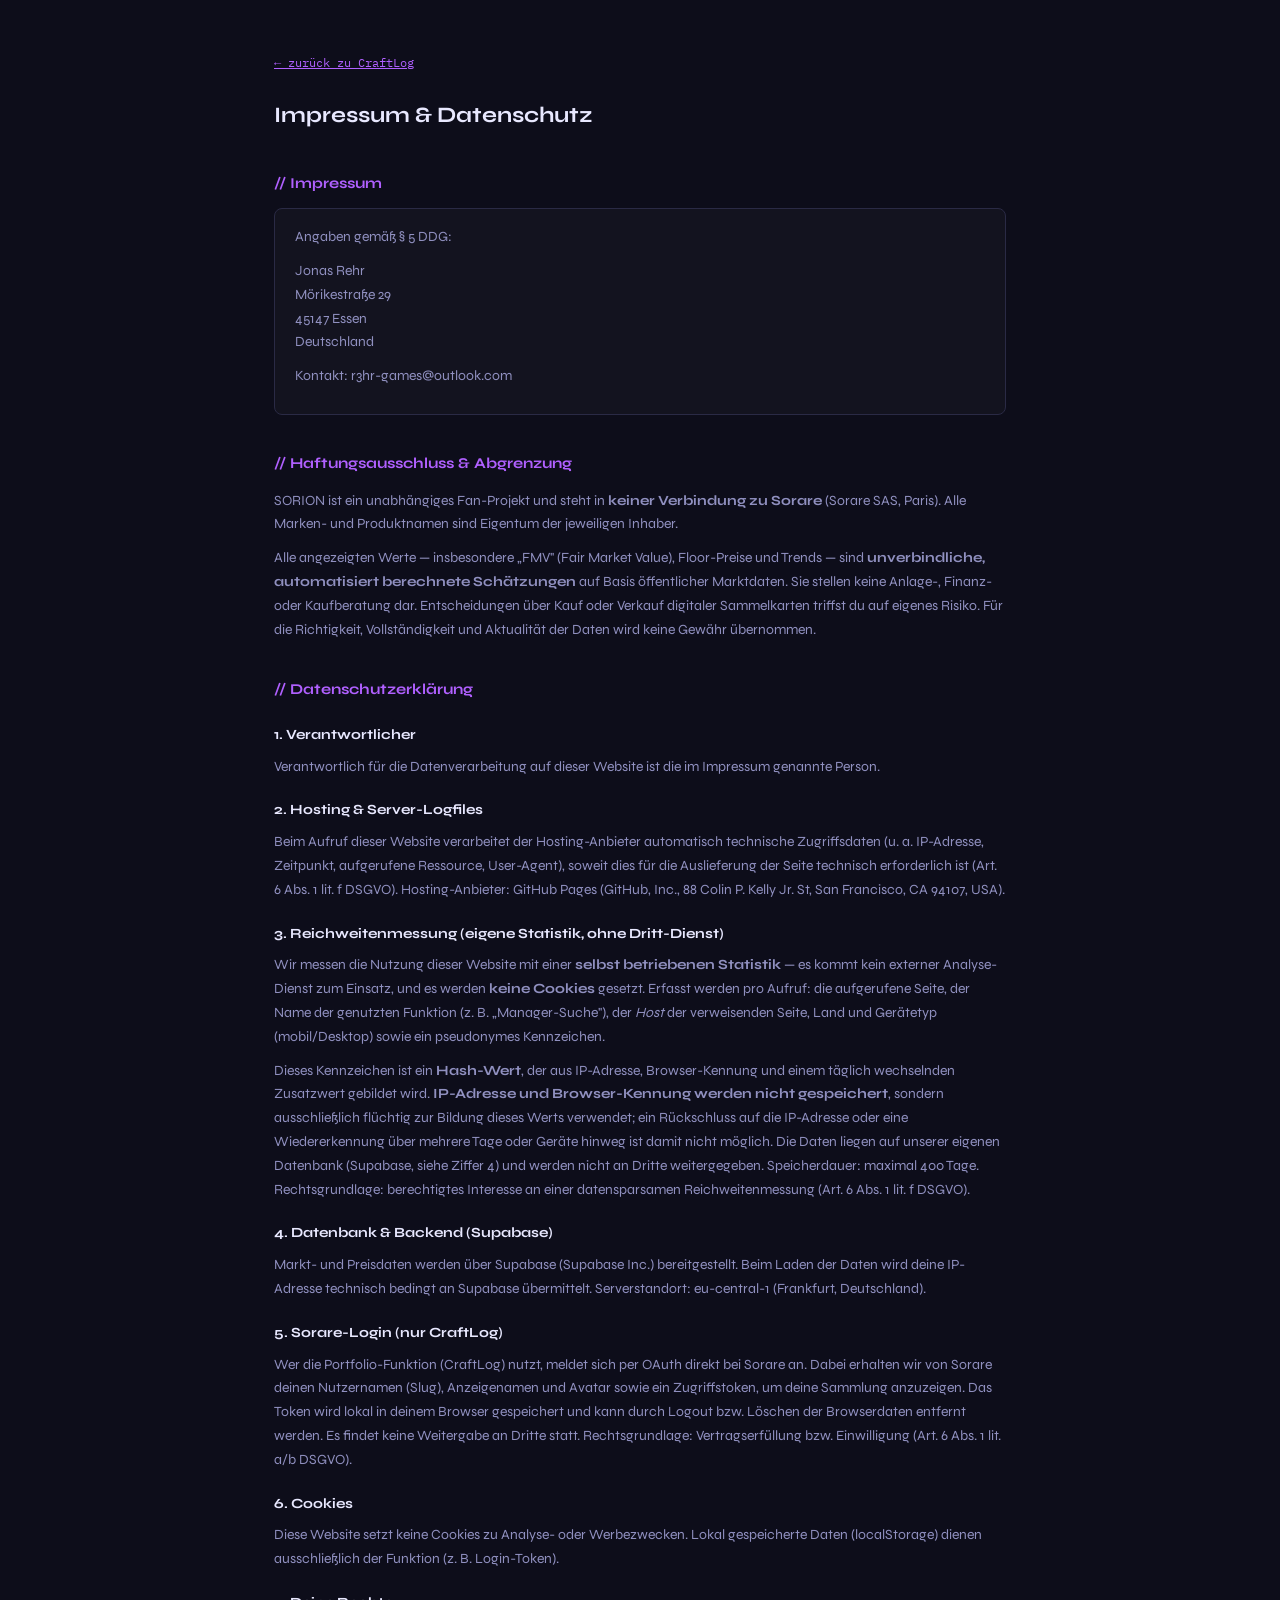
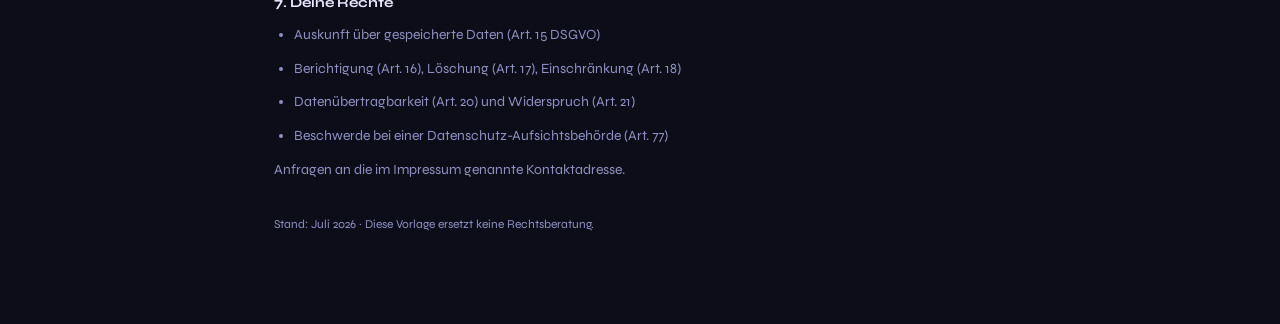
<file: legal.html>
<!DOCTYPE html>
<html lang="de">
<head>
<meta charset="UTF-8">
<meta name="viewport" content="width=device-width, initial-scale=1.0">
<title>SORION — Impressum & Datenschutz</title>
<!-- Eigenes, cookiefreies Analytics (self-hosted in Supabase) -->
<script>
(function(){
  var URL_='https://jxhdlcpdupmkpsoytzes.supabase.co/functions/v1/track', SITE='craftlog';
  window.track=function(ev){
    try{
      fetch(URL_,{method:'POST',keepalive:true,
        headers:{'Content-Type':'application/json','apikey':'sb_publishable_cplVdUDlMw1S5IcjlwxPTA_Mx8G7016'},
        body:JSON.stringify({site:SITE,path:location.pathname,event:ev||'pageview',ref:document.referrer||null})
      }).catch(function(){});
    }catch(e){}
  };
  window.track();
})();
</script>
<link href="fonts/fonts.css" rel="stylesheet">
<style>
  :root {
    --bg: #0d0d1a; --surface: #13131f; --border: #2a2a45;
    --purple: #b060ff; --text: #e8e8ff; --text2: #9090c0;
  }
  * { margin: 0; padding: 0; box-sizing: border-box; }
  body { background: var(--bg); color: var(--text); font-family: 'Syne', sans-serif; line-height: 1.7; }
  .wrap { max-width: 780px; margin: 0 auto; padding: 48px 24px 80px; }
  a { color: var(--purple); }
  h1 { font-family: 'Syne', sans-serif; font-size: 22px; margin-bottom: 32px; }
  h2 { font-family: 'Syne', sans-serif; font-size: 15px; color: var(--purple); margin: 36px 0 12px; }
  h3 { font-size: 14px; margin: 20px 0 8px; }
  p, li { font-size: 14px; color: var(--text2); margin-bottom: 10px; }
  ul { padding-left: 20px; }
  .back { font-family: 'IBM Plex Mono', monospace; font-size: 12px; display: inline-block; margin-bottom: 24px; }
  .card { background: var(--surface); border: 1px solid var(--border); border-radius: 8px; padding: 16px 20px; margin-bottom: 12px; }
  .todo { color: #ffe600; font-weight: 600; }
</style>
</head>
<body>
<div class="wrap">
  <a class="back" href="index.html">← zurück zu CraftLog</a>
  <h1>Impressum & Datenschutz</h1>

  <h2>// Impressum</h2>
  <div class="card">
    <p>Angaben gemäß § 5 DDG:</p>
    <p>
      Jonas Rehr<br>
      Mörikestraße 29<br>
      45147 Essen<br>
      Deutschland
    </p>
    <p>Kontakt: r3hr-games@outlook.com</p>
  </div>

  <h2>// Haftungsausschluss & Abgrenzung</h2>
  <p>SORION ist ein unabhängiges Fan-Projekt und steht in <strong>keiner Verbindung zu Sorare</strong> (Sorare SAS, Paris). Alle Marken- und Produktnamen sind Eigentum der jeweiligen Inhaber.</p>
  <p>Alle angezeigten Werte — insbesondere „FMV" (Fair Market Value), Floor-Preise und Trends — sind <strong>unverbindliche, automatisiert berechnete Schätzungen</strong> auf Basis öffentlicher Marktdaten. Sie stellen keine Anlage-, Finanz- oder Kaufberatung dar. Entscheidungen über Kauf oder Verkauf digitaler Sammelkarten triffst du auf eigenes Risiko. Für die Richtigkeit, Vollständigkeit und Aktualität der Daten wird keine Gewähr übernommen.</p>

  <h2>// Datenschutzerklärung</h2>

  <h3>1. Verantwortlicher</h3>
  <p>Verantwortlich für die Datenverarbeitung auf dieser Website ist die im Impressum genannte Person.</p>

  <h3>2. Hosting & Server-Logfiles</h3>
  <p>Beim Aufruf dieser Website verarbeitet der Hosting-Anbieter automatisch technische Zugriffsdaten (u. a. IP-Adresse, Zeitpunkt, aufgerufene Ressource, User-Agent), soweit dies für die Auslieferung der Seite technisch erforderlich ist (Art. 6 Abs. 1 lit. f DSGVO). Hosting-Anbieter: GitHub Pages (GitHub, Inc., 88 Colin P. Kelly Jr. St, San Francisco, CA 94107, USA).</p>

  <h3>3. Reichweitenmessung (eigene Statistik, ohne Dritt-Dienst)</h3>
  <p>Wir messen die Nutzung dieser Website mit einer <strong>selbst betriebenen Statistik</strong> — es kommt kein externer Analyse-Dienst zum Einsatz, und es werden <strong>keine Cookies</strong> gesetzt. Erfasst werden pro Aufruf: die aufgerufene Seite, der Name der genutzten Funktion (z. B. „Manager-Suche"), der <em>Host</em> der verweisenden Seite, Land und Gerätetyp (mobil/Desktop) sowie ein pseudonymes Kennzeichen.</p>
  <p>Dieses Kennzeichen ist ein <strong>Hash-Wert</strong>, der aus IP-Adresse, Browser-Kennung und einem täglich wechselnden Zusatzwert gebildet wird. <strong>IP-Adresse und Browser-Kennung werden nicht gespeichert</strong>, sondern ausschließlich flüchtig zur Bildung dieses Werts verwendet; ein Rückschluss auf die IP-Adresse oder eine Wiedererkennung über mehrere Tage oder Geräte hinweg ist damit nicht möglich. Die Daten liegen auf unserer eigenen Datenbank (Supabase, siehe Ziffer 4) und werden nicht an Dritte weitergegeben. Speicherdauer: maximal 400 Tage. Rechtsgrundlage: berechtigtes Interesse an einer datensparsamen Reichweitenmessung (Art. 6 Abs. 1 lit. f DSGVO).</p>

  <h3>4. Datenbank & Backend (Supabase)</h3>
  <p>Markt- und Preisdaten werden über Supabase (Supabase Inc.) bereitgestellt. Beim Laden der Daten wird deine IP-Adresse technisch bedingt an Supabase übermittelt. Serverstandort: eu-central-1 (Frankfurt, Deutschland).</p>

  <h3>5. Sorare-Login (nur CraftLog)</h3>
  <p>Wer die Portfolio-Funktion (CraftLog) nutzt, meldet sich per OAuth direkt bei Sorare an. Dabei erhalten wir von Sorare deinen Nutzernamen (Slug), Anzeigenamen und Avatar sowie ein Zugriffstoken, um deine Sammlung anzuzeigen. Das Token wird lokal in deinem Browser gespeichert und kann durch Logout bzw. Löschen der Browserdaten entfernt werden. Es findet keine Weitergabe an Dritte statt. Rechtsgrundlage: Vertragserfüllung bzw. Einwilligung (Art. 6 Abs. 1 lit. a/b DSGVO).</p>

  <h3>6. Cookies</h3>
  <p>Diese Website setzt keine Cookies zu Analyse- oder Werbezwecken. Lokal gespeicherte Daten (localStorage) dienen ausschließlich der Funktion (z. B. Login-Token).</p>

  <h3>7. Deine Rechte</h3>
  <ul>
    <li>Auskunft über gespeicherte Daten (Art. 15 DSGVO)</li>
    <li>Berichtigung (Art. 16), Löschung (Art. 17), Einschränkung (Art. 18)</li>
    <li>Datenübertragbarkeit (Art. 20) und Widerspruch (Art. 21)</li>
    <li>Beschwerde bei einer Datenschutz-Aufsichtsbehörde (Art. 77)</li>
  </ul>
  <p>Anfragen an die im Impressum genannte Kontaktadresse.</p>

  <p style="margin-top:32px;font-size:12px">Stand: Juli 2026 · Diese Vorlage ersetzt keine Rechtsberatung.</p>
</div>
</body>
</html>
</file>
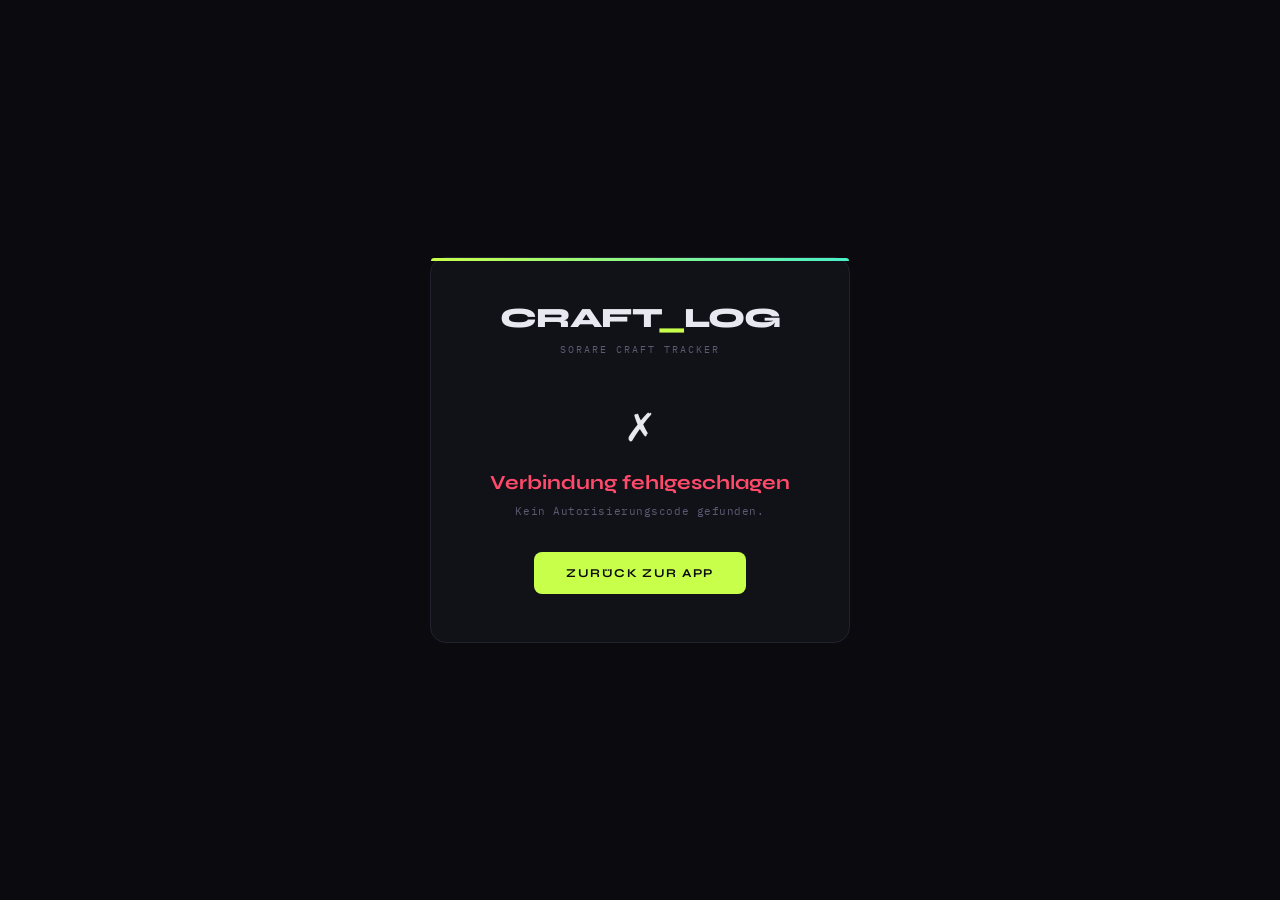
<file: auth/callback.html>
<!DOCTYPE html>
<html lang="en">
<head>
<meta charset="UTF-8">
<meta name="viewport" content="width=device-width, initial-scale=1.0">
<title>CRAFT_LOG — Connecting...</title>
<link href="https://fonts.googleapis.com/css2?family=Syne:wght@700;800&family=IBM+Plex+Mono:wght@400;500&display=swap" rel="stylesheet">
<style>
  * { margin: 0; padding: 0; box-sizing: border-box; }

  body {
    background: #0a0a0f;
    color: #e8e8f0;
    font-family: 'IBM Plex Mono', monospace;
    min-height: 100vh;
    display: flex;
    align-items: center;
    justify-content: center;
  }

  .box {
    background: #111118;
    border: 1px solid #22222e;
    border-radius: 16px;
    padding: 48px 40px;
    max-width: 420px;
    width: 90%;
    text-align: center;
  }

  .top-line {
    height: 3px;
    background: linear-gradient(90deg, #c8ff4a, #4af0c8);
    border-radius: 16px 16px 0 0;
    margin: -48px -40px 40px;
    border-radius: 16px 16px 0 0;
  }

  .logo {
    font-family: 'Syne', sans-serif;
    font-size: 28px;
    font-weight: 800;
    color: #e8e8f0;
    letter-spacing: -1px;
    margin-bottom: 8px;
  }

  .logo span { color: #c8ff4a; }

  .sub {
    font-size: 10px;
    letter-spacing: 0.2em;
    color: #5a5a72;
    text-transform: uppercase;
    margin-bottom: 36px;
  }

  .status-icon {
    font-size: 48px;
    margin-bottom: 16px;
    display: block;
  }

  .status-title {
    font-family: 'Syne', sans-serif;
    font-size: 20px;
    font-weight: 700;
    margin-bottom: 8px;
    color: #c8ff4a;
  }

  .status-msg {
    font-size: 11px;
    color: #5a5a72;
    line-height: 1.6;
    margin-bottom: 32px;
    letter-spacing: 0.05em;
  }

  .btn {
    display: inline-block;
    background: #c8ff4a;
    color: #0a0a0f;
    font-family: 'Syne', sans-serif;
    font-size: 12px;
    font-weight: 700;
    letter-spacing: 0.12em;
    text-transform: uppercase;
    text-decoration: none;
    padding: 14px 32px;
    border-radius: 8px;
    transition: opacity 0.2s;
    cursor: pointer;
    border: none;
  }

  .btn:hover { opacity: 0.85; }

  .spinner {
    display: inline-block;
    width: 24px; height: 24px;
    border: 2px solid #22222e;
    border-top-color: #c8ff4a;
    border-radius: 50%;
    animation: spin 0.8s linear infinite;
    margin-bottom: 16px;
  }

  @keyframes spin { to { transform: rotate(360deg); } }

  .error { color: #ff4a6b; }
</style>
</head>
<body>

<div class="box">
  <div class="top-line"></div>
  <div class="logo">CRAFT<span>_</span>LOG</div>
  <div class="sub">Sorare Craft Tracker</div>

  <div id="content">
    <div class="spinner"></div>
    <div class="status-title">Connecting...</div>
    <div class="status-msg">Verifying your Sorare account...</div>
  </div>
</div>

<script>
  const SUPABASE_URL    = 'https://jxhdlcpdupmkpsoytzes.supabase.co';
  const ANON_KEY        = 'sb_publishable_cplVdUDlMw1S5IcjlwxPTA_Mx8G7016';
  const SORARE_CALLBACK = 'https://craftlog.pro/auth/callback';

  function showSuccess(nickname) {
    document.getElementById('content').innerHTML = `
      <span class="status-icon">✓</span>
      <div class="status-title">Erfolgreich verbunden!</div>
      <div class="status-msg">
        Willkommen, <strong style="color:#e8e8f0">${nickname}</strong>!<br>
        Dein Sorare Account wurde erfolgreich verknüpft.
      </div>
      <a class="btn" href="https://craftlog.pro">Zu CRAFT_LOG →</a>
    `;
  }

  function showError(msg) {
    document.getElementById('content').innerHTML = `
      <span class="status-icon">✗</span>
      <div class="status-title error">Verbindung fehlgeschlagen</div>
      <div class="status-msg">${msg}</div>
      <a class="btn" href="https://craftlog.pro">Zurück zur App</a>
    `;
  }

  async function handleCallback() {
    const params = new URLSearchParams(window.location.search);
    const code   = params.get('code');

    if (!code) {
      showError('Kein Autorisierungscode gefunden.');
      return;
    }

    try {
      const res = await fetch(`${SUPABASE_URL}/functions/v1/sorare-oauth`, {
        method: 'POST',
        headers: {
          'Content-Type': 'application/json',
          'apikey': ANON_KEY, 'Authorization': 'Bearer ' + ANON_KEY,
        },
        body: JSON.stringify({
          action:       'exchange',
          code,
          redirect_uri: SORARE_CALLBACK,
        }),
      });

      const data = await res.json();
      if (data.error) throw new Error(data.error);

      // Get user info
      const userRes = await fetch(`${SUPABASE_URL}/functions/v1/sorare-oauth`, {
        method: 'POST',
        headers: { 'Content-Type': 'application/json', 'apikey': ANON_KEY, 'Authorization': 'Bearer ' + ANON_KEY },
        body: JSON.stringify({ action: 'userinfo', access_token: data.access_token }),
      });
      const user = await userRes.json();

      // Login via Sorare slug (creates account if needed)
      const loginRes = await fetch(`${SUPABASE_URL}/functions/v1/sorare-oauth`, {
        method: 'POST',
        headers: { 'Content-Type': 'application/json', 'apikey': ANON_KEY, 'Authorization': 'Bearer ' + ANON_KEY },
        body: JSON.stringify({ action: 'login', access_token: data.access_token, sorare_slug: user.slug, sorare_nickname: user.nickname }),
      });
      const loginData = await loginRes.json();
      if (!loginData.session?.access_token) throw new Error(loginData.error || 'Session-Erstellung fehlgeschlagen');

      // Store everything in localStorage
      localStorage.setItem('sorare_access_token',  data.access_token);
      localStorage.setItem('sorare_refresh_token', data.refresh_token);
      localStorage.setItem('sorare_user',          JSON.stringify(user));
      localStorage.setItem('sb_token',             loginData.session.access_token);
      localStorage.setItem('sb_refresh',           loginData.session.refresh_token);
      localStorage.setItem('sb_user',              JSON.stringify(loginData.session.user ?? null));

      const nickname = user?.nickname || user?.slug || 'Manager';
      showSuccess(nickname);

      // Redirect — use state parameter or default to craftlog
      const state    = params.get('state');
      const returnTo = state ? decodeURIComponent(state) : 'https://craftlog.pro';
      setTimeout(() => { window.location.href = returnTo; }, 1500);

    } catch(e) {
      showError(e.message);
    }
  }

  handleCallback();
</script>

</body>
</html>
</file>
<file: fonts/fonts.css>
/* Selbst gehostete Google Fonts (latin + latin-ext) — DSGVO: kein Google-CDN */
@font-face {
  font-family: 'IBM Plex Mono';
  font-style: normal;
  font-weight: 400;
  font-display: swap;
  src: url(IBMPlexMono-400-latin-ext.woff2) format('woff2');
  unicode-range: U+0100-02BA, U+02BD-02C5, U+02C7-02CC, U+02CE-02D7, U+02DD-02FF, U+0304, U+0308, U+0329, U+1D00-1DBF, U+1E00-1E9F, U+1EF2-1EFF, U+2020, U+20A0-20AB, U+20AD-20C0, U+2113, U+2C60-2C7F, U+A720-A7FF;
}
@font-face {
  font-family: 'IBM Plex Mono';
  font-style: normal;
  font-weight: 400;
  font-display: swap;
  src: url(IBMPlexMono-400-latin.woff2) format('woff2');
  unicode-range: U+0000-00FF, U+0131, U+0152-0153, U+02BB-02BC, U+02C6, U+02DA, U+02DC, U+0304, U+0308, U+0329, U+2000-206F, U+20AC, U+2122, U+2191, U+2193, U+2212, U+2215, U+FEFF, U+FFFD;
}
@font-face {
  font-family: 'IBM Plex Mono';
  font-style: normal;
  font-weight: 500;
  font-display: swap;
  src: url(IBMPlexMono-500-latin-ext.woff2) format('woff2');
  unicode-range: U+0100-02BA, U+02BD-02C5, U+02C7-02CC, U+02CE-02D7, U+02DD-02FF, U+0304, U+0308, U+0329, U+1D00-1DBF, U+1E00-1E9F, U+1EF2-1EFF, U+2020, U+20A0-20AB, U+20AD-20C0, U+2113, U+2C60-2C7F, U+A720-A7FF;
}
@font-face {
  font-family: 'IBM Plex Mono';
  font-style: normal;
  font-weight: 500;
  font-display: swap;
  src: url(IBMPlexMono-500-latin.woff2) format('woff2');
  unicode-range: U+0000-00FF, U+0131, U+0152-0153, U+02BB-02BC, U+02C6, U+02DA, U+02DC, U+0304, U+0308, U+0329, U+2000-206F, U+20AC, U+2122, U+2191, U+2193, U+2212, U+2215, U+FEFF, U+FFFD;
}
@font-face {
  font-family: 'Syne';
  font-style: normal;
  font-weight: 400;
  font-display: swap;
  src: url(Syne-400-latin-ext.woff2) format('woff2');
  unicode-range: U+0100-02BA, U+02BD-02C5, U+02C7-02CC, U+02CE-02D7, U+02DD-02FF, U+0304, U+0308, U+0329, U+1D00-1DBF, U+1E00-1E9F, U+1EF2-1EFF, U+2020, U+20A0-20AB, U+20AD-20C0, U+2113, U+2C60-2C7F, U+A720-A7FF;
}
@font-face {
  font-family: 'Syne';
  font-style: normal;
  font-weight: 400;
  font-display: swap;
  src: url(Syne-400-latin.woff2) format('woff2');
  unicode-range: U+0000-00FF, U+0131, U+0152-0153, U+02BB-02BC, U+02C6, U+02DA, U+02DC, U+0304, U+0308, U+0329, U+2000-206F, U+20AC, U+2122, U+2191, U+2193, U+2212, U+2215, U+FEFF, U+FFFD;
}
@font-face {
  font-family: 'Syne';
  font-style: normal;
  font-weight: 600;
  font-display: swap;
  src: url(Syne-600-latin-ext.woff2) format('woff2');
  unicode-range: U+0100-02BA, U+02BD-02C5, U+02C7-02CC, U+02CE-02D7, U+02DD-02FF, U+0304, U+0308, U+0329, U+1D00-1DBF, U+1E00-1E9F, U+1EF2-1EFF, U+2020, U+20A0-20AB, U+20AD-20C0, U+2113, U+2C60-2C7F, U+A720-A7FF;
}
@font-face {
  font-family: 'Syne';
  font-style: normal;
  font-weight: 600;
  font-display: swap;
  src: url(Syne-600-latin.woff2) format('woff2');
  unicode-range: U+0000-00FF, U+0131, U+0152-0153, U+02BB-02BC, U+02C6, U+02DA, U+02DC, U+0304, U+0308, U+0329, U+2000-206F, U+20AC, U+2122, U+2191, U+2193, U+2212, U+2215, U+FEFF, U+FFFD;
}
@font-face {
  font-family: 'Syne';
  font-style: normal;
  font-weight: 700;
  font-display: swap;
  src: url(Syne-700-latin-ext.woff2) format('woff2');
  unicode-range: U+0100-02BA, U+02BD-02C5, U+02C7-02CC, U+02CE-02D7, U+02DD-02FF, U+0304, U+0308, U+0329, U+1D00-1DBF, U+1E00-1E9F, U+1EF2-1EFF, U+2020, U+20A0-20AB, U+20AD-20C0, U+2113, U+2C60-2C7F, U+A720-A7FF;
}
@font-face {
  font-family: 'Syne';
  font-style: normal;
  font-weight: 700;
  font-display: swap;
  src: url(Syne-700-latin.woff2) format('woff2');
  unicode-range: U+0000-00FF, U+0131, U+0152-0153, U+02BB-02BC, U+02C6, U+02DA, U+02DC, U+0304, U+0308, U+0329, U+2000-206F, U+20AC, U+2122, U+2191, U+2193, U+2212, U+2215, U+FEFF, U+FFFD;
}
@font-face {
  font-family: 'Syne';
  font-style: normal;
  font-weight: 800;
  font-display: swap;
  src: url(Syne-800-latin-ext.woff2) format('woff2');
  unicode-range: U+0100-02BA, U+02BD-02C5, U+02C7-02CC, U+02CE-02D7, U+02DD-02FF, U+0304, U+0308, U+0329, U+1D00-1DBF, U+1E00-1E9F, U+1EF2-1EFF, U+2020, U+20A0-20AB, U+20AD-20C0, U+2113, U+2C60-2C7F, U+A720-A7FF;
}
@font-face {
  font-family: 'Syne';
  font-style: normal;
  font-weight: 800;
  font-display: swap;
  src: url(Syne-800-latin.woff2) format('woff2');
  unicode-range: U+0000-00FF, U+0131, U+0152-0153, U+02BB-02BC, U+02C6, U+02DA, U+02DC, U+0304, U+0308, U+0329, U+2000-206F, U+20AC, U+2122, U+2191, U+2193, U+2212, U+2215, U+FEFF, U+FFFD;
}
</file>
